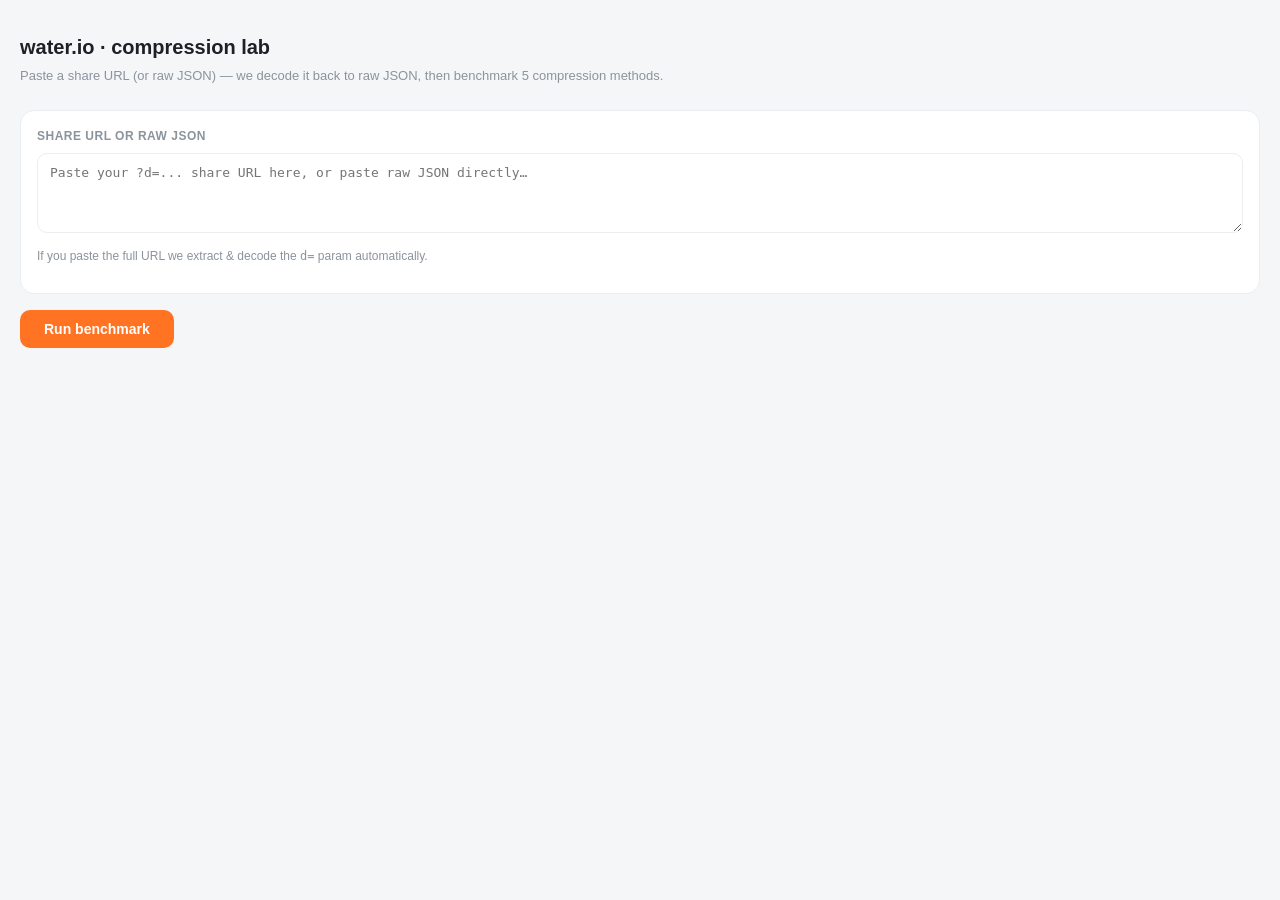
<file: url-compression-lab.html>
<!DOCTYPE html>
<html lang="en">
<head>
<meta charset="utf-8">
<meta name="viewport" content="width=device-width,initial-scale=1">
<title>water.io · compression lab</title>
<script>var LZString=function(){var r=String.fromCharCode,o="ABCDEFGHIJKLMNOPQRSTUVWXYZabcdefghijklmnopqrstuvwxyz0123456789+/=",n="ABCDEFGHIJKLMNOPQRSTUVWXYZabcdefghijklmnopqrstuvwxyz0123456789+-$",e={};function t(r,o){if(!e[r]){e[r]={};for(var n=0;n<r.length;n++)e[r][r.charAt(n)]=n}return e[r][o]}var i={compressToBase64:function(r){if(null==r)return"";var n=i._compress(r,6,function(r){return o.charAt(r)});switch(n.length%4){default:case 0:return n;case 1:return n+"===";case 2:return n+"==";case 3:return n+"="}},decompressFromBase64:function(r){return null==r?"":""==r?null:i._decompress(r.length,32,function(n){return t(o,r.charAt(n))})},compressToUTF16:function(o){return null==o?"":i._compress(o,15,function(o){return r(o+32)})+" "},decompressFromUTF16:function(r){return null==r?"":""==r?null:i._decompress(r.length,16384,function(o){return r.charCodeAt(o)-32})},compressToUint8Array:function(r){for(var o=i.compress(r),n=new Uint8Array(2*o.length),e=0,t=o.length;e<t;e++){var s=o.charCodeAt(e);n[2*e]=s>>>8,n[2*e+1]=s%256}return n},decompressFromUint8Array:function(o){if(null==o)return i.decompress(o);for(var n=new Array(o.length/2),e=0,t=n.length;e<t;e++)n[e]=256*o[2*e]+o[2*e+1];var s=[];return n.forEach(function(o){s.push(r(o))}),i.decompress(s.join(""))},compressToEncodedURIComponent:function(r){return null==r?"":i._compress(r,6,function(r){return n.charAt(r)})},decompressFromEncodedURIComponent:function(r){return null==r?"":""==r?null:(r=r.replace(/ /g,"+"),i._decompress(r.length,32,function(o){return t(n,r.charAt(o))}))},compress:function(o){return i._compress(o,16,function(o){return r(o)})},_compress:function(r,o,n){if(null==r)return"";var e,t,i,s={},u={},a="",p="",c="",l=2,f=3,h=2,d=[],m=0,v=0;for(i=0;i<r.length;i+=1)if(a=r.charAt(i),Object.prototype.hasOwnProperty.call(s,a)||(s[a]=f++,u[a]=!0),p=c+a,Object.prototype.hasOwnProperty.call(s,p))c=p;else{if(Object.prototype.hasOwnProperty.call(u,c)){if(c.charCodeAt(0)<256){for(e=0;e<h;e++)m<<=1,v==o-1?(v=0,d.push(n(m)),m=0):v++;for(t=c.charCodeAt(0),e=0;e<8;e++)m=m<<1|1&t,v==o-1?(v=0,d.push(n(m)),m=0):v++,t>>=1}else{for(t=1,e=0;e<h;e++)m=m<<1|t,v==o-1?(v=0,d.push(n(m)),m=0):v++,t=0;for(t=c.charCodeAt(0),e=0;e<16;e++)m=m<<1|1&t,v==o-1?(v=0,d.push(n(m)),m=0):v++,t>>=1}0==--l&&(l=Math.pow(2,h),h++),delete u[c]}else for(t=s[c],e=0;e<h;e++)m=m<<1|1&t,v==o-1?(v=0,d.push(n(m)),m=0):v++,t>>=1;0==--l&&(l=Math.pow(2,h),h++),s[p]=f++,c=String(a)}if(""!==c){if(Object.prototype.hasOwnProperty.call(u,c)){if(c.charCodeAt(0)<256){for(e=0;e<h;e++)m<<=1,v==o-1?(v=0,d.push(n(m)),m=0):v++;for(t=c.charCodeAt(0),e=0;e<8;e++)m=m<<1|1&t,v==o-1?(v=0,d.push(n(m)),m=0):v++,t>>=1}else{for(t=1,e=0;e<h;e++)m=m<<1|t,v==o-1?(v=0,d.push(n(m)),m=0):v++,t=0;for(t=c.charCodeAt(0),e=0;e<16;e++)m=m<<1|1&t,v==o-1?(v=0,d.push(n(m)),m=0):v++,t>>=1}0==--l&&(l=Math.pow(2,h),h++),delete u[c]}else for(t=s[c],e=0;e<h;e++)m=m<<1|1&t,v==o-1?(v=0,d.push(n(m)),m=0):v++,t>>=1;0==--l&&(l=Math.pow(2,h),h++)}for(t=2,e=0;e<h;e++)m=m<<1|1&t,v==o-1?(v=0,d.push(n(m)),m=0):v++,t>>=1;for(;;){if(m<<=1,v==o-1){d.push(n(m));break}v++}return d.join("")},decompress:function(r){return null==r?"":""==r?null:i._decompress(r.length,32768,function(o){return r.charCodeAt(o)})},_decompress:function(o,n,e){var t,i,s,u,a,p,c,l=[],f=4,h=4,d=3,m="",v=[],g={val:e(0),position:n,index:1};for(t=0;t<3;t+=1)l[t]=t;for(s=0,a=Math.pow(2,2),p=1;p!=a;)u=g.val&g.position,g.position>>=1,0==g.position&&(g.position=n,g.val=e(g.index++)),s|=(u>0?1:0)*p,p<<=1;switch(s){case 0:for(s=0,a=Math.pow(2,8),p=1;p!=a;)u=g.val&g.position,g.position>>=1,0==g.position&&(g.position=n,g.val=e(g.index++)),s|=(u>0?1:0)*p,p<<=1;c=r(s);break;case 1:for(s=0,a=Math.pow(2,16),p=1;p!=a;)u=g.val&g.position,g.position>>=1,0==g.position&&(g.position=n,g.val=e(g.index++)),s|=(u>0?1:0)*p,p<<=1;c=r(s);break;case 2:return""}for(l[3]=c,i=c,v.push(c);;){if(g.index>o)return"";for(s=0,a=Math.pow(2,d),p=1;p!=a;)u=g.val&g.position,g.position>>=1,0==g.position&&(g.position=n,g.val=e(g.index++)),s|=(u>0?1:0)*p,p<<=1;switch(c=s){case 0:for(s=0,a=Math.pow(2,8),p=1;p!=a;)u=g.val&g.position,g.position>>=1,0==g.position&&(g.position=n,g.val=e(g.index++)),s|=(u>0?1:0)*p,p<<=1;l[h++]=r(s),c=h-1,f--;break;case 1:for(s=0,a=Math.pow(2,16),p=1;p!=a;)u=g.val&g.position,g.position>>=1,0==g.position&&(g.position=n,g.val=e(g.index++)),s|=(u>0?1:0)*p,p<<=1;l[h++]=r(s),c=h-1,f--;break;case 2:return v.join("")}if(0==f&&(f=Math.pow(2,d),d++),l[c])m=l[c];else{if(c!==h)return null;m=i+i.charAt(0)}v.push(m),l[h++]=i+m.charAt(0),i=m,0==--f&&(f=Math.pow(2,d),d++)}}};return i}();</script>
<style>
  :root {
    --ink: #1d2126; --mut: #8b939d; --line: #ecedf0;
    --orange: #ff7322; --green: #3fa66b; --red: #e63946;
    --font: -apple-system, BlinkMacSystemFont, "Segoe UI", Roboto, sans-serif;
  }
  * { box-sizing: border-box; }
  body { margin: 0; font: 15px/1.5 var(--font); color: var(--ink); background: #f5f6f8; padding: 32px 20px; }
  h1 { font-size: 20px; font-weight: 800; margin: 0 0 4px; }
  .sub { color: var(--mut); font-size: 13px; margin: 0 0 24px; }

  .input-area { background: #fff; border: 1px solid var(--line); border-radius: 14px; padding: 16px; margin-bottom: 16px; }
  .input-area label { font-size: 12px; font-weight: 700; color: var(--mut); text-transform: uppercase; letter-spacing: .5px; display: block; margin-bottom: 8px; }
  textarea {
    width: 100%; min-height: 80px; border: 1px solid var(--line); border-radius: 10px;
    padding: 10px 12px; font: 13px/1.4 monospace; resize: vertical; color: var(--ink);
  }
  textarea:focus { outline: 2px solid #fbe0cc; border-color: var(--orange); }
  .note { font-size: 12px; color: var(--mut); margin-top: 8px; }

  button {
    background: var(--orange); color: #fff; border: 0; border-radius: 10px;
    padding: 11px 24px; font: 700 14px var(--font); cursor: pointer;
  }
  button:hover { background: #d95a10; }

  .raw-info {
    background: #fff; border: 1px solid var(--line); border-radius: 14px;
    padding: 14px 16px; margin-bottom: 20px; font-size: 13px; display: none;
  }
  .raw-info strong { color: var(--ink); }
  .raw-info .json-preview {
    margin-top: 8px; background: #f5f6f8; border-radius: 8px;
    padding: 8px 10px; font: 12px/1.4 monospace; color: var(--mut);
    white-space: pre-wrap; word-break: break-all; max-height: 80px; overflow: auto;
  }

  .grid { display: grid; grid-template-columns: repeat(auto-fill, minmax(280px, 1fr)); gap: 14px; }

  .card {
    background: #fff; border: 1px solid var(--line); border-radius: 14px;
    padding: 18px; display: flex; flex-direction: column; gap: 10px;
  }
  .card-header { display: flex; align-items: center; justify-content: space-between; }
  .card-name { font-size: 14px; font-weight: 700; }
  .badge {
    font-size: 11px; font-weight: 700; padding: 3px 8px; border-radius: 20px;
    background: #ecedf0; color: var(--mut);
  }
  .badge.best { background: #d8f0e4; color: #1a6642; }
  .badge.worst { background: #fde8ea; color: #9e1a23; }

  .stats { display: flex; gap: 12px; }
  .stat { flex: 1; }
  .stat-val { font-size: 22px; font-weight: 800; line-height: 1; }
  .stat-val.good { color: var(--green); }
  .stat-val.bad  { color: var(--red); }
  .stat-label { font-size: 11px; color: var(--mut); margin-top: 2px; }

  .bar-wrap { background: #f0f1f3; border-radius: 6px; height: 6px; overflow: hidden; }
  .bar { height: 100%; border-radius: 6px; background: var(--orange); transition: width .4s; }

  .output-box {
    background: #f5f6f8; border-radius: 8px; padding: 8px 10px;
    font: 11px/1.4 monospace; color: var(--mut);
    word-break: break-all; max-height: 72px; overflow: auto;
  }
  .url-len { font-size: 11px; color: var(--mut); }
  .url-len span { font-weight: 700; color: var(--ink); }

  .error { color: var(--red); font-size: 12px; font-style: italic; }
</style>
</head>
<body>

<h1>water.io · compression lab</h1>
<p class="sub">Paste a share URL (or raw JSON) — we decode it back to raw JSON, then benchmark 5 compression methods.</p>

<div class="input-area">
  <label>Share URL or raw JSON</label>
  <textarea id="input" placeholder="Paste your ?d=... share URL here, or paste raw JSON directly…"></textarea>
  <p class="note">If you paste the full URL we extract & decode the <code>d=</code> param automatically.</p>
</div>
<button onclick="run()">Run benchmark</button>

<div class="raw-info" id="rawInfo">
  <strong>Decoded source JSON</strong> — <span id="rawLen"></span> chars
  <div class="json-preview" id="jsonPreview"></div>
</div>

<div class="grid" id="grid"></div>

<script>
// ── helpers ──────────────────────────────────────────────────────────────────

function toBase64Url(bytes) {
  let bin = '';
  for (let i = 0; i < bytes.length; i++) bin += String.fromCharCode(bytes[i]);
  return btoa(bin).replace(/\+/g, '-').replace(/\//g, '_').replace(/=/g, '');
}

async function deflateRaw(str) {
  const bytes = new TextEncoder().encode(str);
  const cs = new CompressionStream('deflate-raw');
  const writer = cs.writable.getWriter();
  writer.write(bytes);
  writer.close();
  const chunks = [];
  const reader = cs.readable.getReader();
  while (true) {
    const { done, value } = await reader.read();
    if (done) break;
    chunks.push(value);
  }
  const out = new Uint8Array(chunks.reduce((a, c) => a + c.length, 0));
  let pos = 0;
  for (const c of chunks) { out.set(c, pos); pos += c.length; }
  return toBase64Url(out);
}

async function gzip(str) {
  const bytes = new TextEncoder().encode(str);
  const cs = new CompressionStream('gzip');
  const writer = cs.writable.getWriter();
  writer.write(bytes);
  writer.close();
  const chunks = [];
  const reader = cs.readable.getReader();
  while (true) {
    const { done, value } = await reader.read();
    if (done) break;
    chunks.push(value);
  }
  const out = new Uint8Array(chunks.reduce((a, c) => a + c.length, 0));
  let pos = 0;
  for (const c of chunks) { out.set(c, pos); pos += c.length; }
  return toBase64Url(out);
}

// ── decode input → raw JSON ───────────────────────────────────────────────────

function extractJson(raw) {
  raw = raw.trim();

  // If it looks like a URL, extract d= param
  if (raw.includes('?') || raw.startsWith('http') || raw.startsWith('file')) {
    let search = raw.includes('?') ? raw.slice(raw.indexOf('?')) : raw;
    // handle double-encoded URLs (file:// without CDN)
    const match = search.match(/[?&]d=([^&\s#]*)/);
    if (!match) throw new Error('No d= parameter found in URL');
    let data = match[1];

    // Try LZString first
    if (window.LZString) {
      const lz = LZString.decompressFromEncodedURIComponent(data);
      if (lz && lz.startsWith('{')) return lz;
    }
    // Fall back to single decode
    try {
      const once = decodeURIComponent(data);
      if (once.startsWith('{')) return once;
      // Double-encoded
      const twice = decodeURIComponent(once);
      if (twice.startsWith('{')) return twice;
    } catch {}
    throw new Error('Could not decode URL parameter');
  }

  // Assume raw JSON
  if (raw.startsWith('{')) return raw;

  throw new Error('Input not recognised as URL or JSON');
}

// ── benchmark ─────────────────────────────────────────────────────────────────

const BASE_URL = 'https://jussikauhanen.github.io/water.io/?d=';

async function run() {
  const input = document.getElementById('input').value;
  let json;
  try {
    json = extractJson(input);
    JSON.parse(json); // validate
  } catch(e) {
    alert('Could not decode input: ' + e.message);
    return;
  }

  const rawInfo = document.getElementById('rawInfo');
  document.getElementById('rawLen').textContent = json.length.toLocaleString();
  document.getElementById('jsonPreview').textContent = json;
  rawInfo.style.display = 'block';

  const methods = [
    {
      name: 'Baseline',
      desc: 'encodeURIComponent (no compression)',
      fn: async (j) => encodeURIComponent(j),
    },
    {
      name: 'LZString URI-safe',
      desc: 'compressToEncodedURIComponent — currently used',
      fn: async (j) => LZString.compressToEncodedURIComponent(j),
      highlight: true,
    },
    {
      name: 'LZString Base64',
      desc: 'compressToBase64 + encodeURIComponent',
      fn: async (j) => encodeURIComponent(LZString.compressToBase64(j)),
    },
    {
      name: 'DEFLATE-raw + base64url',
      desc: 'Browser CompressionStream (deflate-raw)',
      fn: async (j) => await deflateRaw(j),
    },
    {
      name: 'GZIP + base64url',
      desc: 'Browser CompressionStream (gzip)',
      fn: async (j) => await gzip(j),
    },
  ];

  const results = [];
  for (const m of methods) {
    try {
      const out = await m.fn(json);
      results.push({ ...m, out, len: out.length, urlLen: (BASE_URL + out).length });
    } catch(e) {
      results.push({ ...m, out: null, len: null, error: e.message });
    }
  }

  const baseline = results[0].len;
  const minLen = Math.min(...results.filter(r => r.len).map(r => r.len));
  const maxLen = Math.max(...results.filter(r => r.len).map(r => r.len));

  const grid = document.getElementById('grid');
  grid.innerHTML = '';

  results.forEach(r => {
    const ratio = r.len ? ((1 - r.len / baseline) * 100) : null;
    const isBest = r.len === minLen;
    const isWorst = r.len === maxLen && r.len !== minLen;
    const barPct = r.len ? (r.len / maxLen * 100) : 0;

    const card = document.createElement('div');
    card.className = 'card';

    const badgeText = isBest ? 'smallest' : isWorst ? 'largest' : '';
    const badgeClass = isBest ? 'badge best' : isWorst ? 'badge worst' : 'badge';

    card.innerHTML = `
      <div class="card-header">
        <span class="card-name">${r.name}${r.highlight ? ' ★' : ''}</span>
        ${badgeText ? `<span class="${badgeClass}">${badgeText}</span>` : ''}
      </div>
      <div style="font-size:11px;color:var(--mut)">${r.desc}</div>
      ${r.error ? `<div class="error">⚠ ${r.error}</div>` : `
      <div class="stats">
        <div class="stat">
          <div class="stat-val ${ratio > 0 ? 'good' : ''}">${r.len.toLocaleString()}</div>
          <div class="stat-label">param chars</div>
        </div>
        <div class="stat">
          <div class="stat-val ${ratio > 0 ? 'good' : ratio < 0 ? 'bad' : ''}">${ratio !== null ? (ratio > 0 ? '−' : '+') + Math.abs(ratio).toFixed(1) + '%' : '—'}</div>
          <div class="stat-label">vs baseline</div>
        </div>
        <div class="stat">
          <div class="stat-val">${r.urlLen.toLocaleString()}</div>
          <div class="stat-label">full URL chars</div>
        </div>
      </div>
      <div class="bar-wrap"><div class="bar" style="width:${barPct}%"></div></div>
      <div class="output-box">${r.out}</div>
      `}
    `;
    grid.appendChild(card);
  });
}
</script>
</body>
</html>
</file>
